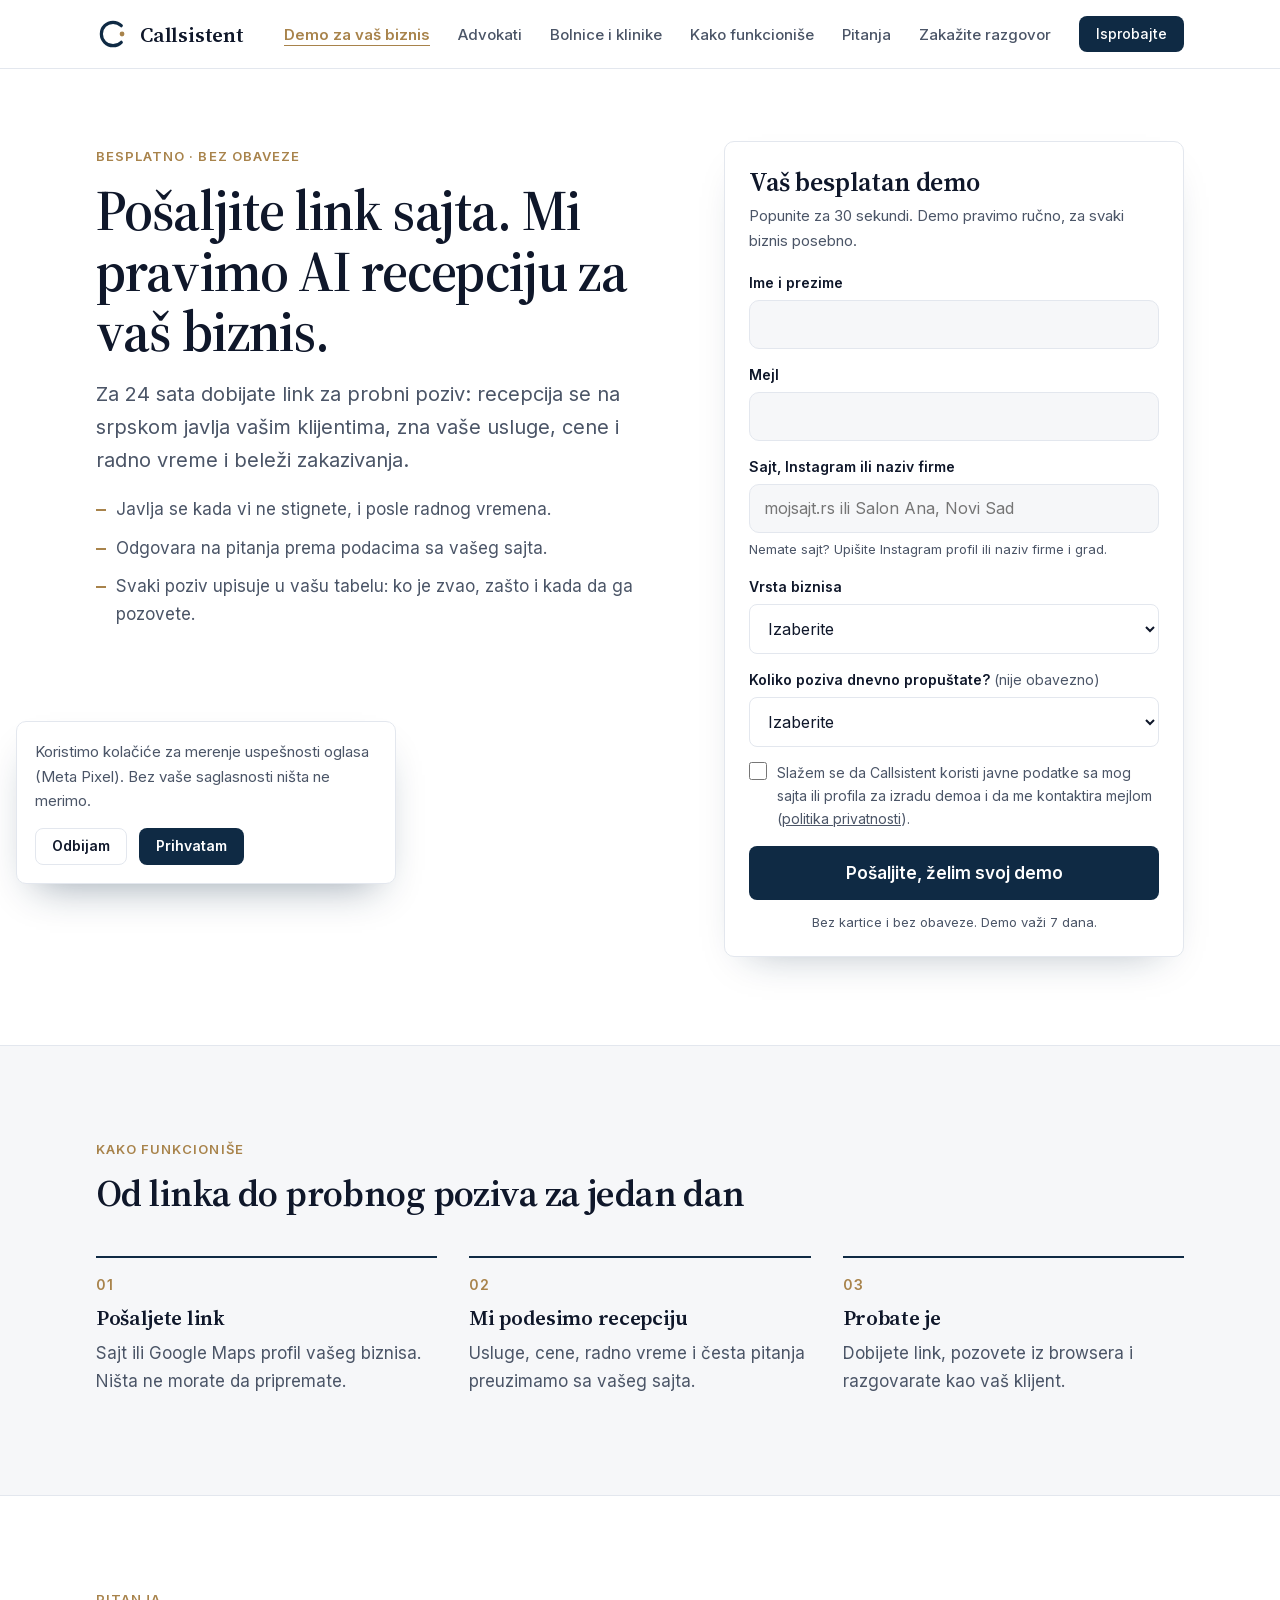
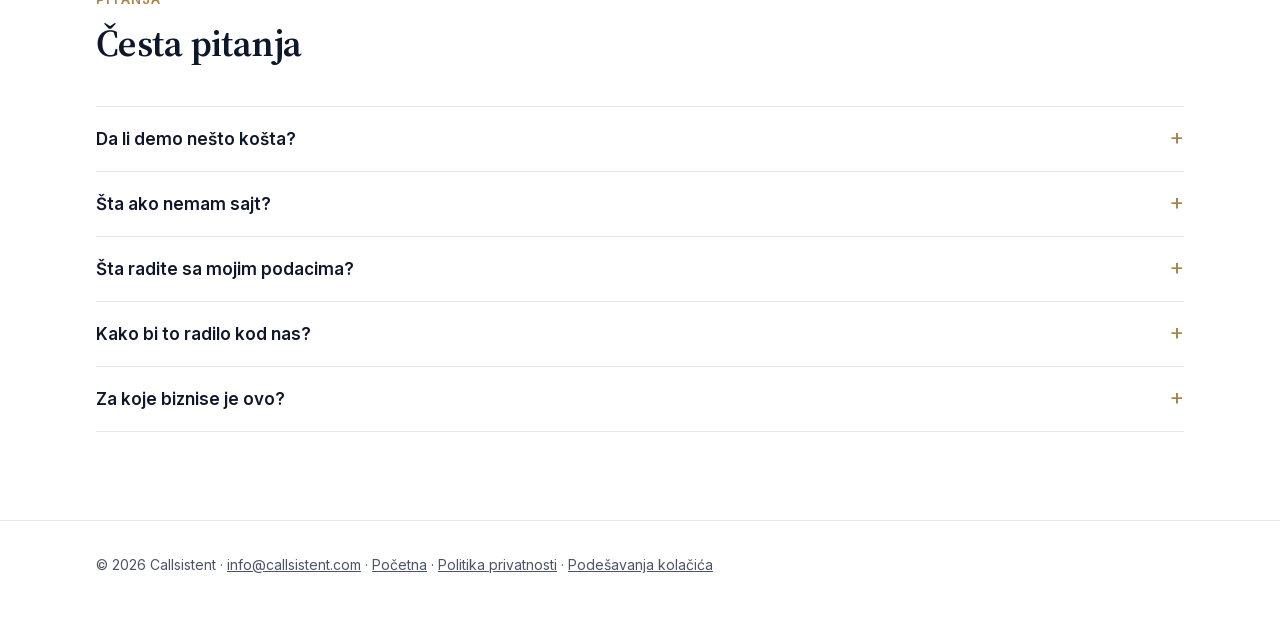
<file: besplatan-demo/index.html>
<!doctype html>
<html lang="sr">
<head>
  <meta charset="utf-8" />
  <meta name="viewport" content="width=device-width, initial-scale=1" />
  <title>Besplatan demo za vaš biznis – Callsistent</title>
  <meta name="description" content="Pošaljite link sajta ili Google Maps profila i za 24 sata dobijate AI recepciju podešenu za vaš biznis, da je besplatno probate." />
  <link rel="canonical" href="https://callsistent.com/besplatan-demo/" />
  <meta name="theme-color" content="#0f2a44" />
  <link rel="icon" href="../favicon.svg" type="image/svg+xml" />
  <link rel="preload" href="../assets/fonts/inter-latin.woff2" as="font" type="font/woff2" crossorigin />
  <link rel="preload" href="../assets/fonts/inter-latin-ext.woff2" as="font" type="font/woff2" crossorigin />
  <link rel="preload" href="../assets/fonts/source-serif-4-latin.woff2" as="font" type="font/woff2" crossorigin />
  <link rel="preload" href="../assets/fonts/source-serif-4-latin-ext.woff2" as="font" type="font/woff2" crossorigin />
  <link rel="stylesheet" href="../assets/style.css?v=10" />
  <link rel="stylesheet" href="../assets/ponuda.css?v=1" />
  <style>
    .zahtev .wrap { display: grid; grid-template-columns: 1fr minmax(0, 460px); gap: 56px; align-items: start; }
    @media (max-width: 900px) { .zahtev .wrap { grid-template-columns: 1fr; gap: 24px; } }
    .zahtev h1 { margin: 12px 0 16px; }
    .zahtev .lead { margin-bottom: 18px; }
    .zahtev-kartica { background: var(--card); border: 1px solid var(--border); border-radius: var(--radius); padding: 26px 24px 22px;
      box-shadow: 0 18px 40px -24px rgba(15, 42, 68, .35); }
    .zahtev-kartica h2 { font-size: 26px; margin: 0 0 6px; }
    .zahtev-kartica .cs-uvod { margin: 0 0 18px; font-size: 15px; color: var(--muted); }
    .cs-polje select { width: 100%; padding: 13px 14px; font: 400 16px/1.3 var(--sans); color: var(--text); background: var(--card);
      border: 1px solid var(--border); border-radius: 8px; }
    .cs-polje select:focus { outline: 2px solid var(--accent); outline-offset: 1px; border-color: var(--accent); }
    .cs-polje small { display: block; margin-top: 6px; font-size: 13px; color: var(--muted); }
    .zahtev-kartica .btn { width: 100%; padding: 16px 20px; font-size: 17px; }
    .zahtev-kartica .btn:disabled { opacity: .6; cursor: wait; }
    .zahtev-kartica .small { margin: 12px 0 0; text-align: center; font-size: 13px; }
    .cs-polje span em { font-style: normal; font-weight: 400; color: var(--muted); }
    /* Na ovoj stranici bez plutajućeg „Zakažite" dole levo, da ne smeta formi (u meniju ostaje). */
    .zakazi-fab { display: none !important; }
    .zamka { position: absolute; left: -9999px; width: 1px; height: 1px; overflow: hidden; }
    .hvala h2 { margin-top: 4px; }
    .hvala p { color: var(--muted); }
    .pregled-tacke { list-style: none; padding: 0; margin: 0; display: grid; gap: 10px; }
    .pregled-tacke li { display: flex; gap: 10px; align-items: baseline; color: var(--muted); }
    .pregled-tacke li::before { content: ""; flex: none; width: 10px; height: 2px; background: var(--accent); transform: translateY(-4px); }
    @media (max-width: 600px) {
      .zahtev { padding-top: 22px; }
      .zahtev .lead { font-size: 17px; }
      .pregled-tacke { display: none; }
      .zahtev-kartica { padding: 22px 18px 18px; }
    }
  </style>

  <!-- Meta Pixel „Callsistent – sajt". Ne šalje ništa dok posetilac ne prihvati kolačiće (fbq consent). -->
  <script>
    !function(f,b,e,v,n,t,s){if(f.fbq)return;n=f.fbq=function(){n.callMethod?n.callMethod.apply(n,arguments):n.queue.push(arguments)};
    if(!f._fbq)f._fbq=n;n.push=n;n.loaded=!0;n.version='2.0';n.queue=[];t=b.createElement(e);t.async=!0;t.src=v;
    s=b.getElementsByTagName(e)[0];s.parentNode.insertBefore(t,s)}(window,document,'script','https://connect.facebook.net/en_US/fbevents.js');
    fbq('consent', 'revoke');
    fbq('init', '2196038948458091');
    fbq('track', 'PageView');
  </script>
</head>
<body>
  <nav class="nav">
    <div class="wrap">
      <a class="brand" href="../" aria-label="Callsistent – početna">
        <svg viewBox="0 0 64 64" fill="none" aria-hidden="true">
          <path d="M47.6 16.4A22 22 0 1 0 47.6 47.6" stroke="currentColor" stroke-width="6" stroke-linecap="round"/>
          <circle cx="49" cy="32" r="4.5" style="fill: var(--accent)"/>
        </svg>
        <b>Callsistent</b>
      </a>
      <button class="nav-meni" type="button" aria-expanded="false" aria-controls="nav-lista" aria-label="Otvori meni"><svg viewBox="0 0 24 24" width="24" height="24" fill="none" stroke="currentColor" stroke-width="2" stroke-linecap="round" aria-hidden="true"><path class="crte" d="M4 7h16M4 12h16M4 17h16"/><path class="iks" d="M6 6l12 12M18 6L6 18"/></svg></button>
      <ul id="nav-lista">
        <li class="hide-sm"><a class="nav-ponuda" href="../besplatan-demo/" aria-current="page">Demo za vaš biznis</a></li>
        <li class="hide-sm"><a href="../advokati/">Advokati</a></li>
        <li class="hide-sm"><a href="../bolnice/">Bolnice i klinike</a></li>
        <li class="hide-sm hide-md"><a href="#kako-funkcionise">Kako funkcioniše</a></li>
        <li class="hide-sm hide-md"><a href="#pitanja">Pitanja</a></li>
        <li class="hide-sm"><a href="#" data-zakazi>Zakažite razgovor</a></li>
        <li class="hide-sm"><a class="btn btn-primary" href="../#delatnosti">Isprobajte</a></li>
        <li class="nav-mejl"><a href="mailto:info@callsistent.com">info@callsistent.com</a></li>
      </ul>
    </div>
  </nav>

  <header class="hero zahtev">
    <div class="wrap">
      <div>
        <span class="eyebrow">Besplatno · bez obaveze</span>
        <h1>Pošaljite link sajta. Mi pravimo AI recepciju za vaš biznis.</h1>
        <p class="lead">Za 24 sata dobijate link za probni poziv: recepcija se na srpskom javlja vašim klijentima,
          zna vaše usluge, cene i radno vreme i beleži zakazivanja.</p>
        <ul class="pregled-tacke">
          <li>Javlja se kada vi ne stignete, i posle radnog vremena.</li>
          <li>Odgovara na pitanja prema podacima sa vašeg sajta.</li>
          <li>Svaki poziv upisuje u vašu tabelu: ko je zvao, zašto i kada da ga pozovete.</li>
        </ul>
      </div>

      <div>
        <form class="zahtev-kartica" id="zahtev" novalidate>
          <h2>Vaš besplatan demo</h2>
          <p class="cs-uvod">Popunite za 30 sekundi. Demo pravimo ručno, za svaki biznis posebno.</p>
          <label class="cs-polje"><span>Ime i prezime</span>
            <input id="z-ime" name="ime" autocomplete="name" maxlength="120" required></label>
          <label class="cs-polje"><span>Mejl</span>
            <input id="z-email" name="email" type="email" inputmode="email" autocomplete="email" autocapitalize="none" spellcheck="false" maxlength="200" required></label>
          <label class="cs-polje"><span>Sajt, Instagram ili naziv firme</span>
            <input id="z-url" name="url" autocomplete="off" spellcheck="false" maxlength="500" placeholder="mojsajt.rs ili Salon Ana, Novi Sad" required>
            <small>Nemate sajt? Upišite Instagram profil ili naziv firme i grad.</small></label>
          <label class="cs-polje"><span>Vrsta biznisa</span>
            <select id="z-vrsta" name="vrsta">
              <option value="">Izaberite</option>
              <option>Stomatološka ordinacija</option>
              <option>Klinika ili ordinacija</option>
              <option>Advokatska kancelarija</option>
              <option>Salon lepote ili frizer</option>
              <option>Auto servis</option>
              <option>Veterinarska ambulanta</option>
              <option>Restoran ili kafić</option>
              <option>Nešto drugo</option>
            </select></label>
          <label class="cs-polje"><span>Koliko poziva dnevno propuštate? <em>(nije obavezno)</em></span>
            <select id="z-propusteni" name="propusteni">
              <option value="">Izaberite</option>
              <option>Ne znam</option>
              <option>Do 2</option>
              <option>3 do 5</option>
              <option>6 do 10</option>
              <option>Više od 10</option>
            </select></label>
          <div class="zamka" aria-hidden="true"><label>Firma <input name="firma" tabindex="-1" autocomplete="off"></label></div>
          <label class="cs-kvacica"><input id="z-saglasnost" name="saglasnost" type="checkbox" required>
            <span>Slažem se da Callsistent koristi javne podatke sa mog sajta ili profila za izradu demoa i da me kontaktira mejlom
              (<a href="../privatnost/" target="_blank">politika privatnosti</a>).</span></label>
          <p class="cs-poruka" aria-live="polite"></p>
          <button class="btn btn-primary" type="submit">Pošaljite, želim svoj demo</button>
          <p class="small">Bez kartice i bez obaveze. Demo važi 7 dana.</p>
        </form>

        <div class="zahtev-kartica hvala" id="hvala" hidden tabindex="-1">
          <span class="eyebrow">Primljeno</span>
          <h2>Hvala<span class="hvala-ime"></span>!</h2>
          <p>Pravimo recepciju za vaš biznis. Link za probni poziv stiže na <b class="hvala-mejl"></b> u roku od 24 sata
            (radnim danima). Ako ga ne vidite, proverite i folder Promocije ili Spam.</p>
        </div>
      </div>
    </div>
  </header>

  <section id="kako-funkcionise" class="alt">
    <div class="wrap">
      <div class="section-head">
        <span class="eyebrow">Kako funkcioniše</span>
        <h2>Od linka do probnog poziva za jedan dan</h2>
      </div>
      <div class="steps">
        <div class="step"><h3>Pošaljete link</h3><p>Sajt ili Google Maps profil vašeg biznisa. Ništa ne morate da pripremate.</p></div>
        <div class="step"><h3>Mi podesimo recepciju</h3><p>Usluge, cene, radno vreme i česta pitanja preuzimamo sa vašeg sajta.</p></div>
        <div class="step"><h3>Probate je</h3><p>Dobijete link, pozovete iz browsera i razgovarate kao vaš klijent.</p></div>
      </div>
    </div>
  </section>

  <section id="pitanja">
    <div class="wrap">
      <div class="section-head">
        <span class="eyebrow">Pitanja</span>
        <h2>Česta pitanja</h2>
      </div>
      <details><summary>Da li demo nešto košta?</summary>
        <p>Ne. Demo je besplatan i bez obaveze, i ne tražimo karticu.</p></details>
      <details><summary>Šta ako nemam sajt?</summary>
        <p>Upišite vaš Instagram profil ili naziv firme i grad, a možete i link sa Google Maps-a. Preuzećemo naziv, adresu,
          radno vreme i usluge koje su tamo navedene.</p></details>
      <details><summary>Šta radite sa mojim podacima?</summary>
        <p>Koristimo samo javne podatke sa vašeg sajta ili profila, da napravimo demo. Demo i te podatke brišemo posle 7 dana,
          osim ako se drugačije dogovorimo.</p></details>
      <details><summary>Kako bi to radilo kod nas?</summary>
        <p>Kod operatera se uključuje preusmeravanje poziva kada se niko ne javi, kada je linija zauzeta ili posle radnog
          vremena. Klijenti zovu isti broj kao i do sada.</p></details>
      <details><summary>Za koje biznise je ovo?</summary>
        <p>Za sve koji primaju pozive: ordinacije i klinike, advokatske kancelarije, salone, servise, restorane i druge.</p></details>
    </div>
  </section>

  <footer class="site">
    <div class="wrap">
      <span>© 2026 Callsistent · <a href="mailto:info@callsistent.com">info@callsistent.com</a> · <a href="../">Početna</a> · <a href="../privatnost/">Politika privatnosti</a> · <a href="#" id="kolacici">Podešavanja kolačića</a></span>
    </div>
  </footer>

  <div class="consent" id="consent" hidden>
    <p>Koristimo kolačiće za merenje uspešnosti oglasa (Meta Pixel). Bez vaše saglasnosti ništa ne merimo.</p>
    <div class="actions">
      <button class="btn btn-ghost" type="button" id="consent-ne">Odbijam</button>
      <button class="btn btn-primary" type="button" id="consent-da">Prihvatam</button>
    </div>
  </div>

  <script src="../assets/saglasnost.js?v=4"></script>
  <script src="../assets/zahtev.js?v=3"></script>
  <script src="../assets/zakazivanje.js?v=5"></script>
  <script src="../assets/meni.js?v=1"></script>
</body>
</html>
</file>
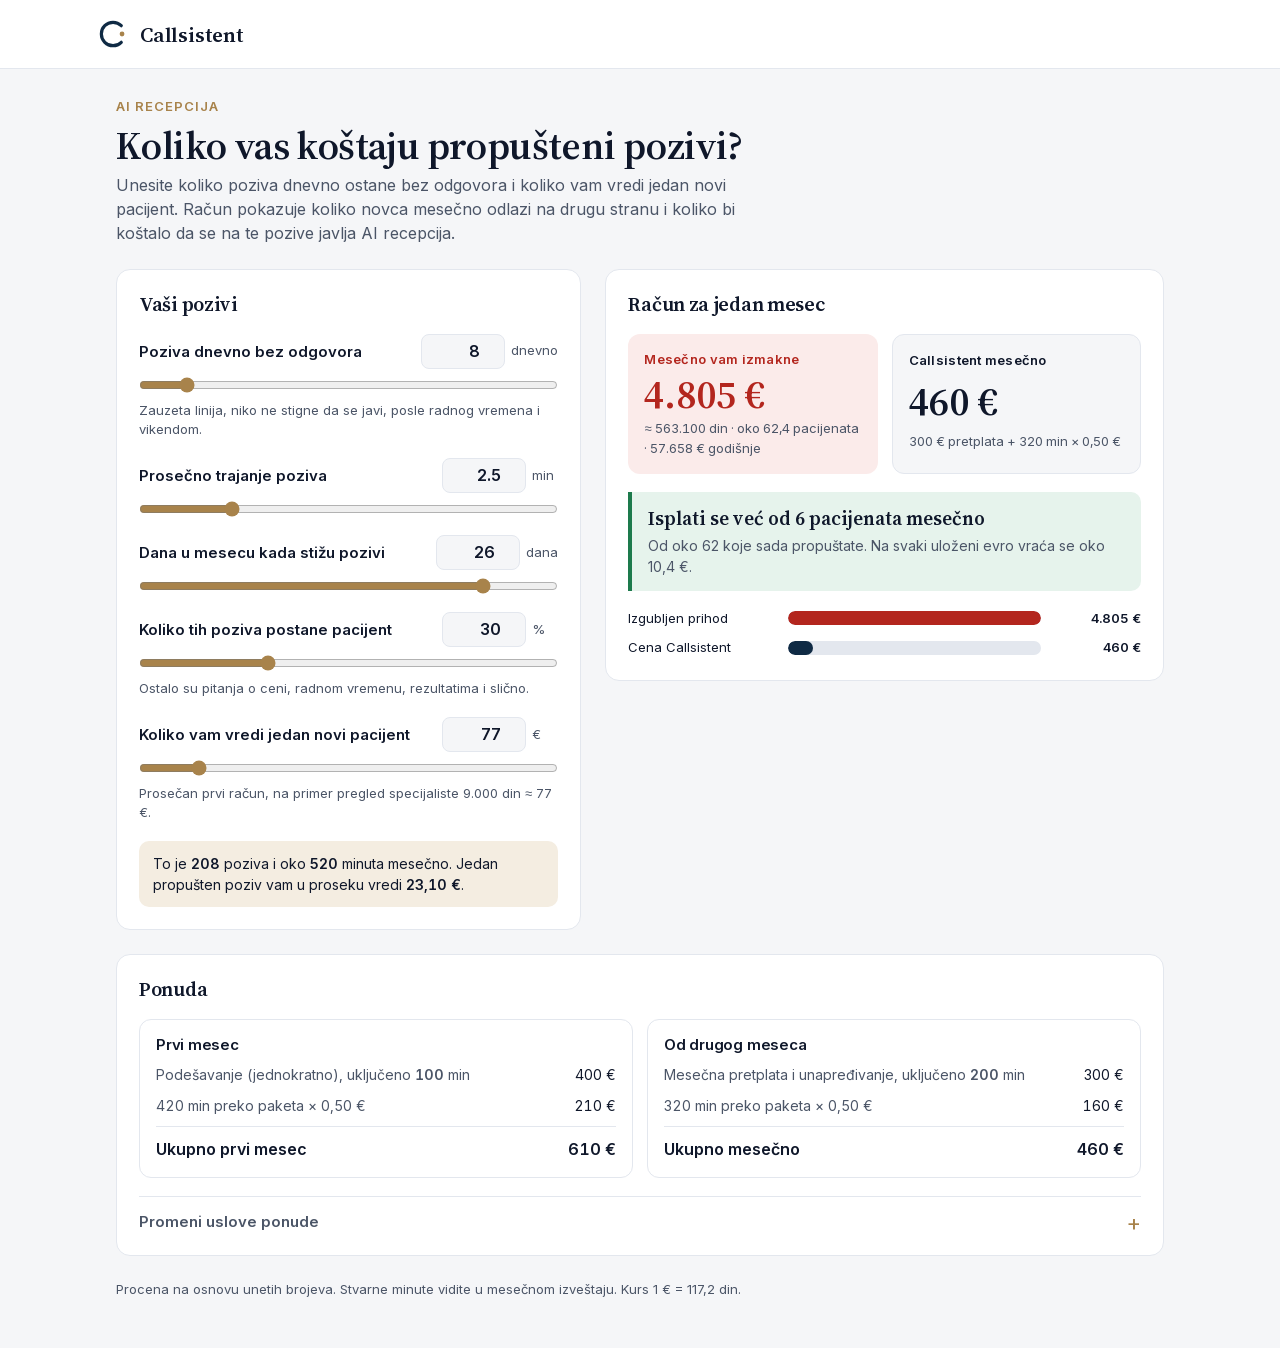
<file: kalkulator/index.html>
<!doctype html>
<html lang="sr">
<head>
  <meta charset="utf-8" />
  <meta name="viewport" content="width=device-width, initial-scale=1" />
  <title>Kalkulator propuštenih poziva – Callsistent</title>
  <!-- Skrivena stranica za razgovore sa klijentima (deli se ekran). Ne indeksira se i nigde nije linkovana;
       namerno nije ni u sitemap.xml ni u robots.txt (robots.txt je javan i otkrio bi adresu). Bez Pixel-a i brojača.
       Naša zarada se ovde ne prikazuje (izvorni kod je javan); interni račun je u marketing/kalkulator/kalkulator.html. -->
  <meta name="robots" content="noindex, nofollow, noarchive, nosnippet" />
  <meta name="referrer" content="no-referrer" />
  <meta name="theme-color" content="#0f2a44" />
  <link rel="icon" href="../favicon.svg" type="image/svg+xml" />
  <link rel="preload" href="../assets/fonts/inter-latin.woff2" as="font" type="font/woff2" crossorigin />
  <link rel="preload" href="../assets/fonts/inter-latin-ext.woff2" as="font" type="font/woff2" crossorigin />
  <link rel="preload" href="../assets/fonts/source-serif-4-latin.woff2" as="font" type="font/woff2" crossorigin />
  <link rel="preload" href="../assets/fonts/source-serif-4-latin-ext.woff2" as="font" type="font/woff2" crossorigin />
  <link rel="stylesheet" href="../assets/style.css?v=10" />
  <style>
    :root { --kalk-bg: #f5f6f8; --gubitak: #b3261e; --gubitak-bg: #fbebea; --dobitak: #1d7a4c; --dobitak-bg: #e6f3ec; --zlato-bg: #f4ede1; }
    @media (prefers-color-scheme: dark) {
      :root:not([data-theme="light"]) { --kalk-bg: #0f1a2b; --gubitak: #f2867e; --gubitak-bg: #3a1d1f; --dobitak: #6fcf9c; --dobitak-bg: #15301f; --zlato-bg: #2a2a22; }
    }
    :root[data-theme="dark"] { --kalk-bg: #0f1a2b; --gubitak: #f2867e; --gubitak-bg: #3a1d1f; --dobitak: #6fcf9c; --dobitak-bg: #15301f; --zlato-bg: #2a2a22; }
    body.kalkulator { background: var(--kalk-bg); }
    .kalk { max-width: 1080px; margin: 0 auto; padding: 28px 16px 48px; display: grid; gap: 24px; font-size: 15px; line-height: 1.5; }
    .kalk header { display: grid; gap: 6px; }
    .kalk h1 { font-size: clamp(28px, 4vw, 40px); line-height: 1.1; margin: 0; text-wrap: balance; }
    .kalk h2 { font-size: 20px; line-height: 1.2; margin: 0; text-wrap: balance; }
    .kalk .uvod { margin: 0; color: var(--muted); max-width: 62ch; font-size: 16px; }
    .kalk .mreza { display: grid; grid-template-columns: minmax(0, 5fr) minmax(0, 6fr); gap: 24px; align-items: start; }
    @media (max-width: 860px) { .kalk .mreza { grid-template-columns: 1fr; } }
    .kalk .karta { background: var(--card); border: 1px solid var(--border); border-radius: 14px; padding: 22px; display: grid; gap: 18px; min-width: 0; }
    .kalk .polje { display: grid; gap: 8px; }
    .kalk .polje-vrh { display: flex; justify-content: space-between; align-items: baseline; gap: 12px; }
    .kalk .polje label { font-weight: 600; }
    .kalk .polje small { color: var(--muted); font-size: 13px; }
    .kalk .unos { display: flex; align-items: center; gap: 6px; flex: none; }
    .kalk .unos input { width: 84px; padding: 7px 9px; font: 600 16px/1.2 var(--sans); color: var(--text); background: var(--kalk-bg);
      border: 1px solid var(--border); border-radius: 8px; text-align: right; font-variant-numeric: tabular-nums; }
    .kalk .unos span { color: var(--muted); font-size: 13px; min-width: 26px; }
    .kalk input:focus-visible, .kalk summary:focus-visible { outline: 2px solid var(--accent); outline-offset: 2px; }
    .kalk input[type="range"] { width: 100%; accent-color: var(--accent); margin: 0; }
    .kalk .izvedeno { background: var(--zlato-bg); border-radius: 10px; padding: 12px 14px; font-size: 14px; }
    .kalk .izvedeno b { font-variant-numeric: tabular-nums; }
    .kalk .glavno { display: grid; grid-template-columns: 1fr 1fr; gap: 14px; }
    @media (max-width: 520px) { .kalk .glavno { grid-template-columns: 1fr; } }
    .kalk .broj { border-radius: 12px; padding: 16px; display: grid; gap: 4px; min-width: 0; }
    .kalk .broj .natpis { font-size: 13px; font-weight: 600; letter-spacing: .02em; }
    .kalk .broj .iznos { font: 600 clamp(30px, 4.4vw, 40px)/1.05 var(--serif); font-variant-numeric: tabular-nums; }
    .kalk .broj .sitno { font-size: 13px; color: var(--muted); font-variant-numeric: tabular-nums; }
    .kalk .gubitak { background: var(--gubitak-bg); }
    .kalk .gubitak .natpis, .kalk .gubitak .iznos { color: var(--gubitak); }
    .kalk .cena { background: var(--kalk-bg); border: 1px solid var(--border); }
    .kalk .poruka { border-left: 4px solid var(--dobitak); background: var(--dobitak-bg); border-radius: 0 10px 10px 0; padding: 14px 16px; display: grid; gap: 4px; }
    .kalk .poruka strong { font: 600 19px/1.3 var(--serif); }
    .kalk .poruka span { color: var(--muted); font-size: 14px; }
    .kalk .trake { display: grid; gap: 10px; }
    .kalk .traka { display: grid; grid-template-columns: 150px minmax(0, 1fr) 90px; gap: 10px; align-items: center; font-size: 13px; }
    @media (max-width: 520px) { .kalk .traka { grid-template-columns: 110px minmax(0, 1fr) 76px; } }
    .kalk .stub { height: 14px; border-radius: 7px; background: var(--border); overflow: hidden; }
    .kalk .stub i { display: block; height: 100%; border-radius: 7px; transition: width .25s ease; }
    .kalk .traka .v { text-align: right; font-weight: 600; font-variant-numeric: tabular-nums; }
    @media (prefers-reduced-motion: reduce) { .kalk .stub i { transition: none; } }
    .kalk .ponuda-kolone { display: grid; grid-template-columns: 1fr 1fr; gap: 14px; }
    @media (max-width: 640px) { .kalk .ponuda-kolone { grid-template-columns: 1fr; } }
    .kalk .faza { border: 1px solid var(--border); border-radius: 12px; padding: 16px; display: grid; gap: 10px; min-width: 0; }
    .kalk .faza h3 { margin: 0; font: 600 15px/1.2 var(--sans); }
    .kalk .red { display: flex; justify-content: space-between; gap: 12px; font-size: 14px; font-variant-numeric: tabular-nums; }
    .kalk .red span:first-child { color: var(--muted); }
    .kalk .red span:last-child { white-space: nowrap; }
    .kalk .red.ukupno { border-top: 1px solid var(--border); padding-top: 10px; font-weight: 700; font-size: 16px; }
    .kalk .red.ukupno span:first-child { color: var(--text); }
    .kalk details { border-bottom: 0; border-top: 1px solid var(--border); padding: 14px 0 0; }
    .kalk summary { color: var(--muted); }
    .kalk .uslovi { display: grid; grid-template-columns: repeat(auto-fit, minmax(210px, 1fr)); gap: 12px 20px; margin-top: 14px; }
    .kalk .uslovi label { font-weight: 500; font-size: 14px; }
    .kalk .napomena { color: var(--muted); font-size: 13px; margin: 0; }
  </style>
</head>
<body class="kalkulator">
  <nav class="nav">
    <div class="wrap">
      <span class="brand">
        <svg viewBox="0 0 64 64" fill="none" aria-hidden="true">
          <path d="M47.6 16.4A22 22 0 1 0 47.6 47.6" stroke="currentColor" stroke-width="6" stroke-linecap="round"/>
          <circle cx="49" cy="32" r="4.5" style="fill: var(--accent)"/>
        </svg>
        <b>Callsistent</b>
      </span>
    </div>
  </nav>

  <main class="kalk">
    <header>
      <span class="eyebrow">AI recepcija</span>
      <h1>Koliko vas koštaju propušteni pozivi?</h1>
      <p class="uvod">Unesite koliko poziva dnevno ostane bez odgovora i koliko vam vredi jedan novi pacijent. Račun pokazuje
        koliko novca mesečno odlazi na drugu stranu i koliko bi koštalo da se na te pozive javlja AI recepcija.</p>
    </header>

    <div class="mreza">
      <section class="karta" aria-labelledby="naslov-pozivi">
        <h2 id="naslov-pozivi">Vaši pozivi</h2>

        <div class="polje">
          <div class="polje-vrh"><label for="pozivi">Poziva dnevno bez odgovora</label>
            <span class="unos"><input id="pozivi" type="number" min="0" max="80" step="1" value="8" inputmode="numeric"><span>dnevno</span></span></div>
          <input id="pozivi-k" type="range" min="0" max="80" step="1" value="8" aria-label="Poziva dnevno bez odgovora">
          <small>Zauzeta linija, niko ne stigne da se javi, posle radnog vremena i vikendom.</small>
        </div>

        <div class="polje">
          <div class="polje-vrh"><label for="trajanje">Prosečno trajanje poziva</label>
            <span class="unos"><input id="trajanje" type="number" min="0.5" max="10" step="0.5" value="2.5" inputmode="decimal"><span>min</span></span></div>
          <input id="trajanje-k" type="range" min="0.5" max="10" step="0.5" value="2.5" aria-label="Prosečno trajanje poziva">
        </div>

        <div class="polje">
          <div class="polje-vrh"><label for="dani">Dana u mesecu kada stižu pozivi</label>
            <span class="unos"><input id="dani" type="number" min="1" max="31" step="1" value="26" inputmode="numeric"><span>dana</span></span></div>
          <input id="dani-k" type="range" min="1" max="31" step="1" value="26" aria-label="Dana u mesecu kada stižu pozivi">
        </div>

        <div class="polje">
          <div class="polje-vrh"><label for="procenat">Koliko tih poziva postane pacijent</label>
            <span class="unos"><input id="procenat" type="number" min="0" max="100" step="5" value="30" inputmode="numeric"><span>%</span></span></div>
          <input id="procenat-k" type="range" min="0" max="100" step="5" value="30" aria-label="Koliko tih poziva postane pacijent">
          <small>Ostalo su pitanja o ceni, radnom vremenu, rezultatima i slično.</small>
        </div>

        <div class="polje">
          <div class="polje-vrh"><label for="vrednost">Koliko vam vredi jedan novi pacijent</label>
            <span class="unos"><input id="vrednost" type="number" min="0" max="5000" step="1" value="77" inputmode="numeric"><span>€</span></span></div>
          <input id="vrednost-k" type="range" min="0" max="600" step="1" value="77" aria-label="Koliko vam vredi jedan novi pacijent">
          <small>Prosečan prvi račun, na primer pregled specijaliste 9.000 din ≈ 77 €.</small>
        </div>

        <div class="izvedeno" id="izvedeno"></div>
      </section>

      <section class="karta" aria-labelledby="naslov-racun">
        <h2 id="naslov-racun">Račun za jedan mesec</h2>
        <div class="glavno">
          <div class="broj gubitak">
            <span class="natpis">Mesečno vam izmakne</span>
            <span class="iznos" id="gubitak">0 €</span>
            <span class="sitno" id="gubitak-sitno"></span>
          </div>
          <div class="broj cena">
            <span class="natpis">Callsistent mesečno</span>
            <span class="iznos" id="cena">0 €</span>
            <span class="sitno" id="cena-sitno"></span>
          </div>
        </div>
        <div class="poruka"><strong id="poruka-naslov"></strong><span id="poruka-tekst"></span></div>
        <div class="trake" aria-hidden="true">
          <div class="traka"><span>Izgubljen prihod</span><span class="stub"><i id="traka-gubitak" style="background: var(--gubitak)"></i></span><span class="v" id="traka-gubitak-v"></span></div>
          <div class="traka"><span>Cena Callsistent</span><span class="stub"><i id="traka-cena" style="background: var(--primary)"></i></span><span class="v" id="traka-cena-v"></span></div>
        </div>
      </section>
    </div>

    <section class="karta" aria-labelledby="naslov-ponuda">
      <h2 id="naslov-ponuda">Ponuda</h2>
      <div class="ponuda-kolone">
        <div class="faza">
          <h3>Prvi mesec</h3>
          <div class="red"><span>Podešavanje (jednokratno), uključeno <b id="p1-min"></b> min</span><span id="p1-setup"></span></div>
          <div class="red"><span id="p1-preko-opis"></span><span id="p1-preko"></span></div>
          <div class="red ukupno"><span>Ukupno prvi mesec</span><span id="p1-ukupno"></span></div>
        </div>
        <div class="faza">
          <h3>Od drugog meseca</h3>
          <div class="red"><span>Mesečna pretplata i unapređivanje, uključeno <b id="p2-min"></b> min</span><span id="p2-pretplata"></span></div>
          <div class="red"><span id="p2-preko-opis"></span><span id="p2-preko"></span></div>
          <div class="red ukupno"><span>Ukupno mesečno</span><span id="p2-ukupno"></span></div>
        </div>
      </div>
      <details>
        <summary>Promeni uslove ponude</summary>
        <div class="uslovi">
          <div class="polje"><div class="polje-vrh"><label for="setup">Podešavanje</label><span class="unos"><input id="setup" type="number" min="0" step="10" value="400"><span>€</span></span></div></div>
          <div class="polje"><div class="polje-vrh"><label for="setup-min">Uključeno prvi mesec</label><span class="unos"><input id="setup-min" type="number" min="0" step="10" value="100"><span>min</span></span></div></div>
          <div class="polje"><div class="polje-vrh"><label for="pretplata">Mesečna pretplata</label><span class="unos"><input id="pretplata" type="number" min="0" step="10" value="300"><span>€</span></span></div></div>
          <div class="polje"><div class="polje-vrh"><label for="pretplata-min">Uključeno mesečno</label><span class="unos"><input id="pretplata-min" type="number" min="0" step="10" value="200"><span>min</span></span></div></div>
          <div class="polje"><div class="polje-vrh"><label for="po-minutu">Svaki minut preko</label><span class="unos"><input id="po-minutu" type="number" min="0" step="0.05" value="0.5"><span>€</span></span></div></div>
        </div>
      </details>
    </section>

    <p class="napomena">Procena na osnovu unetih brojeva. Stvarne minute vidite u mesečnom izveštaju. Kurs 1 € = 117,2 din.</p>
  </main>

  <script>
    (function () {
      var KURS = 117.2;
      var fmt0 = new Intl.NumberFormat("sr-Latn-RS", { maximumFractionDigits: 0 });
      var fmt1 = new Intl.NumberFormat("sr-Latn-RS", { maximumFractionDigits: 1 });
      var fmt2 = new Intl.NumberFormat("sr-Latn-RS", { minimumFractionDigits: 2, maximumFractionDigits: 2 });
      function eur(v) { return fmt0.format(Math.round(v)) + " €"; }
      function din(v) { return fmt0.format(Math.round(v * KURS / 100) * 100) + " din"; }
      function br(id) { var v = parseFloat(String(document.getElementById(id).value).replace(",", ".")); return isFinite(v) && v >= 0 ? v : 0; }
      function upisi(id, tekst) { document.getElementById(id).textContent = tekst; }
      function pacijenata(n) {
        var d = n % 10, s = n % 100;
        return d === 1 && s !== 11 ? "pacijent" : d >= 2 && d <= 4 && (s < 12 || s > 14) ? "pacijenta" : "pacijenata";
      }

      // Klizač i polje za broj prate jedno drugo.
      ["pozivi", "trajanje", "dani", "procenat", "vrednost"].forEach(function (id) {
        var polje = document.getElementById(id), klizac = document.getElementById(id + "-k");
        polje.addEventListener("input", function () { klizac.value = polje.value; racunaj(); });
        klizac.addEventListener("input", function () { polje.value = klizac.value; racunaj(); });
      });
      ["setup", "setup-min", "pretplata", "pretplata-min", "po-minutu"].forEach(function (id) {
        document.getElementById(id).addEventListener("input", racunaj);
      });

      function racunaj() {
        var pozivi = br("pozivi"), trajanje = br("trajanje"), dani = br("dani"), procenat = Math.min(br("procenat"), 100) / 100, vrednost = br("vrednost");
        var setup = br("setup"), setupMin = br("setup-min"), pretplata = br("pretplata"), pretplataMin = br("pretplata-min"), poMinutu = br("po-minutu");

        var mesecnoPoziva = pozivi * dani;
        var minuta = mesecnoPoziva * trajanje;
        var novihPacijenata = mesecnoPoziva * procenat;
        var gubitak = novihPacijenata * vrednost;
        var preko1 = Math.max(0, minuta - setupMin), preko2 = Math.max(0, minuta - pretplataMin);
        var cena1 = setup + preko1 * poMinutu, cena2 = pretplata + preko2 * poMinutu;

        document.getElementById("izvedeno").innerHTML = "To je <b>" + fmt0.format(mesecnoPoziva) + "</b> poziva i oko <b>" + fmt0.format(minuta) +
          "</b> minuta mesečno. Jedan propušten poziv vam u proseku vredi <b>" + fmt2.format(procenat * vrednost) + " €</b>.";

        upisi("gubitak", eur(gubitak));
        upisi("gubitak-sitno", "≈ " + din(gubitak) + " · oko " + fmt1.format(novihPacijenata) + " pacijenata · " + eur(gubitak * 12) + " godišnje");
        upisi("cena", eur(cena2));
        upisi("cena-sitno", eur(pretplata) + " pretplata" + (preko2 > 0 ? " + " + fmt0.format(preko2) + " min × " + fmt2.format(poMinutu) + " €" : ", sve u paketu"));

        if (vrednost <= 0 || procenat <= 0) {
          upisi("poruka-naslov", "Unesite vrednost pacijenta i procenat");
          upisi("poruka-tekst", "Bez toga ne može da se izračuna koliko propušteni pozivi koštaju.");
        } else {
          var potrebno = Math.max(1, Math.ceil(cena2 / vrednost)), odnos = cena2 > 0 ? gubitak / cena2 : 0;
          upisi("poruka-naslov", "Isplati se već od " + potrebno + " " + pacijenata(potrebno) + " mesečno");
          upisi("poruka-tekst", "Od oko " + fmt0.format(novihPacijenata) + " koje sada propuštate. " +
            (odnos >= 1 ? "Na svaki uloženi evro vraća se oko " + fmt1.format(odnos) + " €." : "Pri ovim brojevima gubitak je manji od cene."));
        }

        var max = Math.max(gubitak, cena2, 1);
        document.getElementById("traka-gubitak").style.width = (gubitak / max * 100) + "%";
        document.getElementById("traka-cena").style.width = (cena2 / max * 100) + "%";
        upisi("traka-gubitak-v", eur(gubitak));
        upisi("traka-cena-v", eur(cena2));

        upisi("p1-min", fmt0.format(setupMin)); upisi("p1-setup", eur(setup));
        upisi("p1-preko-opis", fmt0.format(preko1) + " min preko paketa × " + fmt2.format(poMinutu) + " €"); upisi("p1-preko", eur(preko1 * poMinutu));
        upisi("p1-ukupno", eur(cena1));
        upisi("p2-min", fmt0.format(pretplataMin)); upisi("p2-pretplata", eur(pretplata));
        upisi("p2-preko-opis", fmt0.format(preko2) + " min preko paketa × " + fmt2.format(poMinutu) + " €"); upisi("p2-preko", eur(preko2 * poMinutu));
        upisi("p2-ukupno", eur(cena2));
      }

      racunaj();
    })();
  </script>
</body>
</html>
</file>
<file: assets/style.css>
/* Fontovi su na sajtu (ne sa Google Fonts) i učitavaju se unapred (preload u <head>), pa nema skoka sa rezervnog fonta.
   font-display: optional — ako font ne stigne odmah, ostaje rezervni do sledeće stranice, bez zamene usred čitanja. */
@font-face { font-family: "Inter"; font-style: normal; font-weight: 400 600; font-display: optional;
  src: url("fonts/inter-latin-ext.woff2") format("woff2"); unicode-range: U+0100-02BA, U+02BD-02C5, U+02C7-02CC, U+02CE-02D7, U+02DD-02FF, U+0304, U+0308, U+0329, U+1D00-1DBF, U+1E00-1E9F, U+1EF2-1EFF, U+2020, U+20A0-20AB, U+20AD-20C4, U+2113, U+2C60-2C7F, U+A720-A7FF; }
@font-face { font-family: "Inter"; font-style: normal; font-weight: 400 600; font-display: optional;
  src: url("fonts/inter-latin.woff2") format("woff2"); unicode-range: U+0000-00FF, U+0131, U+0152-0153, U+02BB-02BC, U+02C6, U+02DA, U+02DC, U+0304, U+0308, U+0329, U+2000-206F, U+20AC, U+2122, U+2191, U+2193, U+2212, U+2215, U+FEFF, U+FFFD; }
@font-face { font-family: "Source Serif 4"; font-style: normal; font-weight: 600; font-display: optional;
  src: url("fonts/source-serif-4-latin-ext.woff2") format("woff2"); unicode-range: U+0100-02BA, U+02BD-02C5, U+02C7-02CC, U+02CE-02D7, U+02DD-02FF, U+0304, U+0308, U+0329, U+1D00-1DBF, U+1E00-1E9F, U+1EF2-1EFF, U+2020, U+20A0-20AB, U+20AD-20C4, U+2113, U+2C60-2C7F, U+A720-A7FF; }
@font-face { font-family: "Source Serif 4"; font-style: normal; font-weight: 600; font-display: optional;
  src: url("fonts/source-serif-4-latin.woff2") format("woff2"); unicode-range: U+0000-00FF, U+0131, U+0152-0153, U+02BB-02BC, U+02C6, U+02DA, U+02DC, U+0304, U+0308, U+0329, U+2000-206F, U+20AC, U+2122, U+2191, U+2193, U+2212, U+2215, U+FEFF, U+FFFD; }

:root {
  --bg: #ffffff;
  --alt: #f6f7f9;
  --card: #ffffff;
  --text: #0f172a;
  --muted: #4b5567;
  --primary: #0f2a44;
  --primary-hover: #17395b;
  --primary-text: #ffffff;
  --accent: #a8834b;
  --border: #e3e7ee;
  --logo: #0f2a44;
  --ok: #1f8a4c; --ok-hover: #18733f; --danger: #c43d2f; --danger-hover: #a83226;
  --radius: 10px;
  --max: 1120px;
  --serif: "Source Serif 4", Georgia, "Times New Roman", serif;
  --sans: "Inter", -apple-system, BlinkMacSystemFont, "Segoe UI", Roboto, sans-serif;
}
@media (prefers-color-scheme: dark) {
  :root:not([data-theme="light"]) {
    --bg: #0b1320; --alt: #0f1a2b; --card: #121f33; --text: #e8edf5; --muted: #a3aec2;
    --primary: #d3deec; --primary-hover: #e6edf6; --primary-text: #0b1320;
    --accent: #c9a56a; --border: #22314a; --logo: #d3deec;
    --ok: #2a9a5a; --ok-hover: #32ad67; --danger: #d9493b; --danger-hover: #e35b4d;
  }
}
:root[data-theme="dark"] {
  --bg: #0b1320; --alt: #0f1a2b; --card: #121f33; --text: #e8edf5; --muted: #a3aec2;
  --primary: #d3deec; --primary-hover: #e6edf6; --primary-text: #0b1320;
  --accent: #c9a56a; --border: #22314a; --logo: #d3deec;
    --ok: #2a9a5a; --ok-hover: #32ad67; --danger: #d9493b; --danger-hover: #e35b4d;
}

* { box-sizing: border-box; }
html { scroll-behavior: smooth; }
body {
  margin: 0; background: var(--bg); color: var(--text);
  font: 400 17px/1.65 var(--sans);
  -webkit-font-smoothing: antialiased;
}
a { color: inherit; }
.wrap { max-width: var(--max); margin: 0 auto; padding: 0 16px; }

/* Navigacija */
.nav { position: sticky; top: 0; z-index: 10; background: color-mix(in srgb, var(--bg) 92%, transparent);
       backdrop-filter: blur(10px); border-bottom: 1px solid var(--border); }
.nav .wrap { display: flex; align-items: center; justify-content: space-between; height: 68px; gap: 16px; }
.brand { display: inline-flex; align-items: center; gap: 10px; text-decoration: none; color: var(--logo); }
.brand svg { width: 34px; height: 34px; }
.brand b { font: 600 21px/1 var(--serif); letter-spacing: -0.01em; color: var(--text); }
.brand b span { color: var(--accent); font-weight: 600; }
.nav ul { display: flex; gap: 28px; list-style: none; margin: 0; padding: 0; align-items: center; }
.nav ul a { text-decoration: none; color: var(--muted); font-size: 15px; font-weight: 500; }
.nav ul a:hover { color: var(--text); }
.nav ul a.btn-primary, .nav ul a.btn-primary:hover { color: var(--primary-text); }
@media (max-width: 860px) { .nav ul li.hide-sm { display: none; } }

/* Dugmad */
.btn { display: inline-flex; align-items: center; justify-content: center; border-radius: 8px; padding: 13px 22px;
       font: 600 16px/1.2 var(--sans); text-decoration: none; border: 1px solid transparent; cursor: pointer; }
.btn-primary { background: var(--primary); color: var(--primary-text); }
.btn-primary:hover { background: var(--primary-hover); }
.btn-ghost { background: transparent; color: var(--text); border-color: var(--border); }
.btn-ghost:hover { border-color: var(--muted); }
.nav .btn { padding: 9px 16px; font-size: 14px; }

/* Tipografija */
.eyebrow { display: inline-block; font-size: 13px; font-weight: 600; letter-spacing: .08em; text-transform: uppercase; color: var(--accent); }
h1, h2, h3 { font-family: var(--serif); font-weight: 600; letter-spacing: -0.015em; color: var(--text); }
h1 { font-size: clamp(34px, 5.4vw, 56px); line-height: 1.08; margin: 14px 0 20px; }
h2 { font-size: clamp(28px, 3.6vw, 38px); line-height: 1.15; margin: 10px 0 14px; }
h3 { font-size: 21px; line-height: 1.3; margin: 0 0 8px; }
.lead { font-size: clamp(18px, 2vw, 20px); color: var(--muted); margin: 0 0 30px; max-width: 62ch; }
p { margin: 0 0 12px; }
.muted { color: var(--muted); }
.small { font-size: 14px; color: var(--muted); }

/* Sekcije */
section { padding: 88px 0; border-top: 1px solid var(--border); }
section.alt { background: var(--alt); }
.section-head { max-width: 720px; margin-bottom: 40px; }

/* Hero */
.hero { padding: 72px 0 88px; border-top: 0; }
.hero .wrap { display: grid; grid-template-columns: 1.15fr 0.85fr; gap: 56px; align-items: center; }
@media (max-width: 900px) { .hero .wrap { grid-template-columns: 1fr; gap: 40px; } }
.actions { display: flex; flex-wrap: wrap; gap: 12px; }
.hero .small { margin-top: 16px; }
.btn-demo { gap: 10px; }
/* Telefon: dugme za demo odmah ispod naslova, da se vidi na prvom ekranu (i iznad trake za kolačiće). */
@media (max-width: 640px) {
  .hero { padding: 28px 0 56px; }
  .hero .wrap > div:first-child { display: flex; flex-direction: column; align-items: flex-start; }
  .hero h1 { margin: 10px 0 18px; }
  .hero .actions { order: 1; width: 100%; }
  .hero .actions .btn { flex: 1 1 100%; }
  .hero .actions .btn-demo { padding: 16px 20px; font-size: 17px; }
  .hero .small { order: 2; margin: 10px 0 0; }
  .hero .lead { order: 3; margin: 24px 0 0; font-size: 17px; }
}

/* Kartica rezimea */
.summary { background: var(--card); border: 1px solid var(--border); border-radius: var(--radius);
           box-shadow: 0 24px 48px -28px rgba(15, 42, 68, .35); overflow: hidden; }
.summary header { display: flex; justify-content: space-between; align-items: baseline; gap: 12px;
                  padding: 16px 20px; border-bottom: 1px solid var(--border); }
.summary header strong { font-size: 15px; }
.summary header span { font-size: 13px; color: var(--muted); }
.summary dl { margin: 0; padding: 8px 20px 16px; display: grid; grid-template-columns: 128px 1fr; }
.summary dt, .summary dd { margin: 0; padding: 9px 0; border-bottom: 1px solid var(--border); font-size: 14.5px; }
.summary dt { color: var(--muted); }
.summary dl > :nth-last-child(-n+2) { border-bottom: 0; }
.tag { display: inline-block; font-size: 12px; font-weight: 600; padding: 2px 8px; border-radius: 999px;
       border: 1px solid var(--border); color: var(--muted); }
.tag.ok { color: #2f6b47; border-color: #b9d8c4; background: #f1f8f3; }
@media (prefers-color-scheme: dark) { :root:not([data-theme="light"]) .tag.ok { color: #8fd1a8; border-color: #2c5a3e; background: #13261c; } }
.summary footer { padding: 12px 20px; background: var(--alt); font-size: 13px; color: var(--muted); }

/* Koraci */
.steps { display: grid; grid-template-columns: repeat(3, 1fr); gap: 32px; counter-reset: korak; }
@media (max-width: 860px) { .steps { grid-template-columns: 1fr; } }
.step { border-top: 2px solid var(--primary); padding-top: 20px; }
.step::before { counter-increment: korak; content: "0" counter(korak); display: block; font: 600 14px/1 var(--sans);
                letter-spacing: .08em; color: var(--accent); margin-bottom: 12px; }
.step p { color: var(--muted); }

/* Funkcije */
.features { display: grid; grid-template-columns: repeat(3, 1fr); gap: 1px; background: var(--border);
            border: 1px solid var(--border); border-radius: var(--radius); overflow: hidden; }
@media (max-width: 960px) { .features { grid-template-columns: repeat(2, 1fr); } }
@media (max-width: 620px) { .features { grid-template-columns: 1fr; } }
.feature { background: var(--card); padding: 28px; }
.feature p { color: var(--muted); font-size: 16px; margin: 0; }
.feature h3 { font-size: 19px; }
.feature .line { display: block; width: 28px; height: 2px; background: var(--accent); margin-bottom: 18px; }

/* Dve kolone */
.split { display: grid; grid-template-columns: 1fr 1fr; gap: 56px; align-items: start; }
@media (max-width: 900px) { .split { grid-template-columns: 1fr; gap: 32px; } }

.fields { display: grid; grid-template-columns: 1fr 1fr; gap: 0 24px; margin: 0; }
@media (max-width: 520px) { .fields { grid-template-columns: 1fr; } }
.fields div { padding: 14px 0; border-bottom: 1px solid var(--border); }
.fields dt { font-weight: 600; font-size: 15px; }
.fields dd { margin: 2px 0 0; color: var(--muted); font-size: 14.5px; }

.rules { list-style: none; margin: 0; padding: 0; }
.rules li { padding: 14px 0 14px 28px; border-bottom: 1px solid var(--border); position: relative; }
.rules li::before { content: ""; position: absolute; left: 4px; top: 24px; width: 10px; height: 2px; background: var(--accent); }
.rules li strong { display: block; font-weight: 600; }
.rules li span { color: var(--muted); font-size: 15.5px; }

/* Demo */
.demo { background: var(--primary); color: var(--primary-text); border-radius: var(--radius); padding: 48px; }
@media (max-width: 620px) { .demo { padding: 28px 20px; } }
.demo h2, .demo h3 { color: var(--primary-text); }
.demo .muted, .demo .small { color: color-mix(in srgb, var(--primary-text) 78%, transparent); }
.demo .btn-primary { background: var(--primary-text); color: var(--primary); }
.demo .btn-primary:hover { background: color-mix(in srgb, var(--primary-text) 90%, var(--primary)); }
.scenarios { display: grid; grid-template-columns: repeat(2, 1fr); gap: 10px 32px; margin: 28px 0 32px; padding: 0; list-style: none; }
@media (max-width: 720px) { .scenarios { grid-template-columns: 1fr; } }
.scenarios li { padding: 12px 0; border-bottom: 1px solid color-mix(in srgb, var(--primary-text) 22%, transparent); }
.scenarios li b { display: block; font-size: 14px; letter-spacing: .02em; }
.scenarios li span { font-size: 15.5px; color: color-mix(in srgb, var(--primary-text) 78%, transparent); }
.firm { margin-top: 28px; padding-top: 20px; border-top: 1px solid color-mix(in srgb, var(--primary-text) 22%, transparent); font-size: 14.5px; }
.demo .btn-ghost { color: var(--primary-text); border-color: color-mix(in srgb, var(--primary-text) 40%, transparent); }
.demo .btn-ghost:hover { border-color: var(--primary-text); }
.demo .actions + .small { margin-top: 16px; }

/* Početna: lista poziva u hero kartici */
.calllist { list-style: none; margin: 0; padding: 6px 20px 10px; }
.calllist li { display: flex; align-items: flex-start; gap: 14px; padding: 13px 0; border-bottom: 1px solid var(--border); font-size: 14.5px; }
.calllist li:last-child { border-bottom: 0; }
.calllist .tm { color: var(--muted); font-variant-numeric: tabular-nums; width: 44px; flex: none; }
.calllist b { display: block; font-weight: 600; }
.calllist li > span:nth-child(2) { color: var(--muted); flex: 1; }
.calllist li > span:nth-child(2) b { color: var(--text); }
.tag.hitno { color: #9b2c38; border-color: #efc3c8; background: #fdecee; }
@media (prefers-color-scheme: dark) { :root:not([data-theme="light"]) .tag.hitno { color: #f4a7ae; border-color: #5a2c33; background: #2a1418; } }

/* Početna: delatnosti */
.sectors { display: grid; grid-template-columns: 1fr 1fr; gap: 24px; }
@media (max-width: 860px) { .sectors { grid-template-columns: 1fr; } }
.sector { display: flex; flex-direction: column; background: var(--card); border: 1px solid var(--border); border-radius: var(--radius);
          padding: 32px; text-decoration: none; color: inherit; transition: border-color .15s, box-shadow .15s; }
.sector:hover { border-color: var(--accent); box-shadow: 0 24px 48px -32px rgba(15, 42, 68, .45); }
.sector h3 { font-size: 24px; margin: 10px 0 12px; }
.sector ul { margin: 0 0 24px; padding-left: 20px; color: var(--muted); font-size: 16px; }
.sector li { margin: 4px 0; }
.sector .more { margin-top: auto; font-weight: 600; color: var(--accent); }

/* Pitanja */
details { border-bottom: 1px solid var(--border); padding: 18px 0; }
details:first-of-type { border-top: 1px solid var(--border); }
summary { cursor: pointer; font-weight: 600; list-style: none; display: flex; justify-content: space-between; gap: 16px; }
summary::-webkit-details-marker { display: none; }
summary::after { content: "+"; color: var(--accent); font-weight: 400; font-size: 22px; line-height: 1; }
details[open] summary::after { content: "–"; }
details p { margin: 10px 0 0; color: var(--muted); max-width: 70ch; }

footer.site { border-top: 1px solid var(--border); padding: 32px 0 48px; font-size: 14px; color: var(--muted); }
footer.site .wrap { display: flex; flex-wrap: wrap; justify-content: space-between; gap: 12px 24px; }
.grecaptcha-badge { visibility: hidden; }

/* Traka aktivnog poziva */
.callbar { position: fixed; left: 50%; bottom: 20px; transform: translateX(-50%); z-index: 20;
           display: flex; align-items: center; gap: 14px; padding: 10px 10px 10px 18px; border-radius: 999px;
           background: #0f2a44; color: #fff; box-shadow: 0 16px 40px -12px rgba(15, 42, 68, .55);
           font-size: 15px; white-space: nowrap; max-width: calc(100% - 32px); }
.callbar[hidden] { display: none; }
.callbar .dot { width: 9px; height: 9px; border-radius: 50%; background: #e5594a; animation: puls 1.4s ease-in-out infinite; }
.callbar .time { font-variant-numeric: tabular-nums; color: rgba(255, 255, 255, .75); }
.callbar .btn { padding: 8px 16px; font-size: 14px; background: #fff; color: #0f2a44; }
@keyframes puls { 50% { opacity: .35; } }
@media (prefers-reduced-motion: reduce) { .callbar .dot { animation: none; } }

/* Saglasnost za kolačiće */
.consent { position: fixed; left: 16px; bottom: 16px; z-index: 30; max-width: 380px; background: var(--card);
           color: var(--text); border: 1px solid var(--border); border-radius: var(--radius); padding: 18px;
           box-shadow: 0 20px 40px -20px rgba(15, 42, 68, .45); font-size: 15px; }
.consent[hidden] { display: none; }
.consent p { margin: 0 0 14px; color: var(--muted); }
.consent .btn { padding: 9px 16px; font-size: 14px; }
/* Telefon: niska traka uz dno, da ne pokriva sadržaj i dugmad */
@media (max-width: 520px) {
  .consent { left: 8px; right: 8px; bottom: 8px; max-width: none; padding: 10px 12px; font-size: 13px; line-height: 1.35; }
  .consent p { margin: 0 0 8px; }
  .consent .actions { justify-content: flex-end; gap: 8px; }
  .consent .btn { padding: 7px 14px; font-size: 13px; }
}

/* Navigacija: trenutna delatnost */
.nav ul a[aria-current="page"] { color: var(--text); }

/* Plutajuće dugme „Demo poziv" (dole desno) otvara prozor demo poziva */
.fab { position: fixed; right: 20px; bottom: 20px; z-index: 25; }
.fab-btn { display: inline-flex; align-items: center; gap: 10px; padding: 14px 20px; border: 0; border-radius: 999px; cursor: pointer;
           background: var(--primary); color: var(--primary-text); font: 600 16px/1 var(--sans);
           box-shadow: 0 16px 40px -12px rgba(15, 42, 68, .55); }
.fab-btn:hover { background: var(--primary-hover); }
.fab-btn:focus-visible { outline: 2px solid var(--accent); outline-offset: 2px; }
.fab-btn .dot { width: 9px; height: 9px; border-radius: 50%; background: var(--accent); animation: puls 1.4s ease-in-out infinite; }
@media (max-width: 520px) { .fab { right: 12px; bottom: 12px; } .cs-consent-open .fab { display: none; } }

/* Prozor „Demo poziv": izbor → razgovor u toku → kraj */
.fab[hidden], .callbar[hidden], .cs-demo [hidden] { display: none !important; }
.cs-modal-open { overflow: hidden; }
.cs-demo { width: min(460px, calc(100vw - 24px)); max-height: calc(100dvh - 24px); padding: 0; overflow: auto;
           background: var(--card); color: var(--text); border: 1px solid var(--border); border-radius: 16px;
           box-shadow: 0 40px 80px -24px rgba(5, 12, 24, .6); }
.cs-demo::backdrop { background: rgba(8, 15, 28, .62); backdrop-filter: blur(3px); }
.cs-telo { position: relative; padding: 28px 26px 24px; }
.cs-x { position: absolute; top: 12px; right: 12px; width: 36px; height: 36px; border: 0; border-radius: 50%;
        background: transparent; color: var(--muted); font-size: 26px; line-height: 1; cursor: pointer; }
.cs-x:hover { background: var(--alt); color: var(--text); }
.cs-demo h2 { font-size: 28px; margin: 6px 0 8px; }
.cs-uvod { margin: 0 0 18px; font-size: 15.5px; color: var(--muted); }
.cs-opcije { display: grid; gap: 10px; margin-bottom: 14px; }
.cs-opcija { display: flex; gap: 12px; align-items: flex-start; padding: 14px 16px; cursor: pointer;
             background: var(--alt); border: 1px solid var(--border); border-radius: 10px; }
.cs-opcija:hover { border-color: var(--muted); }
.cs-opcija:has(input:checked) { border-color: var(--accent); box-shadow: 0 0 0 1px var(--accent);
                                background: color-mix(in srgb, var(--accent) 9%, var(--alt)); }
.cs-opcija:has(input:focus-visible) { outline: 2px solid var(--accent); outline-offset: 2px; }
.cs-opcija input { flex: none; width: 18px; height: 18px; margin: 3px 0 0; accent-color: var(--accent); }
.cs-opcija b { display: block; font-size: 16px; }
.cs-opcija small { display: block; margin-top: 2px; font-size: 14px; color: var(--muted); }
.cs-poruka { margin: 0 0 16px; font-size: 14px; color: var(--muted); }
.cs-poruka.greska { color: var(--danger); font-weight: 600; }
.cs-pozovi { display: flex; align-items: center; justify-content: center; gap: 10px; width: 100%; padding: 16px 22px; cursor: pointer;
             background: var(--ok); color: #fff; border: 0; border-radius: 999px; font: 600 18px/1 var(--sans);
             box-shadow: 0 14px 30px -14px var(--ok); }
.cs-pozovi:hover { background: var(--ok-hover); }
.cs-pozovi:focus-visible, .cs-zavrsi:focus-visible { outline: 2px solid var(--accent); outline-offset: 3px; }
.cs-pozovi:disabled { background: var(--border); color: var(--muted); box-shadow: none; cursor: not-allowed; }
.cs-pozovi svg { width: 20px; height: 20px; }
.cs-sitno { margin: 12px 0 0; font-size: 13px; color: var(--muted); text-align: center; }
.cs-zakazi-link { display: block; margin-top: 10px; font-size: 14px; text-align: center; color: var(--text); }
/* Prijava za demo: ime + mejl, pa šestocifreni kod iz mejla. */
.cs-polje { display: block; margin: 0 0 14px; }
.cs-polje span { display: block; margin-bottom: 6px; font-size: 14px; font-weight: 600; }
.cs-polje input { width: 100%; padding: 13px 14px; font: 400 16px/1.3 var(--sans); color: var(--text);
                  background: var(--alt); border: 1px solid var(--border); border-radius: 10px; }
.cs-polje input:focus { outline: 2px solid var(--accent); outline-offset: 1px; border-color: var(--accent); }
.cs-polje .cs-kod { font-size: 26px; font-weight: 600; letter-spacing: .35em; text-align: center; font-variant-numeric: tabular-nums; }
.cs-kvacica { display: flex; gap: 10px; align-items: flex-start; margin: 2px 0 14px; font-size: 14px; color: var(--muted); cursor: pointer; }
.cs-kvacica input { flex: none; width: 18px; height: 18px; margin: 1px 0 0; accent-color: var(--accent); }
.cs-veza { padding: 0; border: 0; background: none; font: inherit; color: var(--text); text-decoration: underline; cursor: pointer; }
.cs-forma > .cs-veza { display: block; margin: 12px auto 0; font-size: 14px; }
.cs-nalog { margin-top: 6px; }
.cs-koraci { margin: 0 0 18px; padding-left: 20px; font-size: 15px; }
.cs-koraci li + li { margin-top: 6px; }
a.cs-pozovi { text-decoration: none; margin-bottom: 10px; }
.cs-korak[data-korak="mikrofon"] > .cs-veza { display: block; margin: 12px auto 0; font-size: 14px; }

.cs-korak[data-korak="poziv"] { text-align: center; }
.cs-uzivo { display: inline-flex; align-items: center; gap: 8px; padding: 6px 12px; border-radius: 999px;
            background: color-mix(in srgb, var(--danger) 14%, transparent); color: var(--danger);
            font-size: 13px; font-weight: 700; letter-spacing: .06em; text-transform: uppercase; }
.cs-tacka { width: 8px; height: 8px; border-radius: 50%; background: currentColor; animation: puls 1.2s ease-in-out infinite; }
.cs-avatar { position: relative; display: grid; place-items: center; width: 112px; height: 112px; margin: 40px auto 26px;
             border-radius: 50%; background: linear-gradient(145deg, #17395b, #0f2a44); color: #fff; font: 600 46px/1 var(--serif);
             box-shadow: 0 0 0 6px color-mix(in srgb, var(--accent) 28%, transparent); transition: box-shadow .3s; }
.cs-avatar span { position: relative; z-index: 1; }
.cs-avatar::before, .cs-avatar::after { content: ""; position: absolute; inset: 0; border-radius: 50%; border: 2px solid var(--accent); opacity: 0; }
.cs-demo[data-govori="ana"] .cs-avatar::before { animation: talas 1.6s ease-out infinite; }
.cs-demo[data-govori="ana"] .cs-avatar::after { animation: talas 1.6s ease-out .8s infinite; }
.cs-demo[data-govori="vi"] .cs-avatar { box-shadow: 0 0 0 6px color-mix(in srgb, var(--ok) 45%, transparent); }
.cs-demo[data-govori="veza"] .cs-avatar { animation: puls 1.4s ease-in-out infinite; }
@keyframes talas { from { transform: scale(1); opacity: .75; } to { transform: scale(1.65); opacity: 0; } }
.cs-demo .cs-ko { font-size: 22px; margin: 0 0 4px; }
.cs-status { min-height: 1.6em; margin: 0 0 6px; font-size: 18px; font-weight: 600; }
.cs-vreme { margin: 0; font-size: 15px; color: var(--muted); font-variant-numeric: tabular-nums; }
.cs-sat { font-size: 20px; font-weight: 600; color: var(--text); }
.cs-traka { max-width: 260px; height: 4px; margin: 10px auto 22px; border-radius: 4px; background: var(--border); overflow: hidden; }
.cs-traka span { display: block; width: 0; height: 100%; background: var(--accent); transition: width .5s linear; }
.cs-primeri { margin: 0 0 22px; padding: 14px 16px; text-align: left; background: var(--alt); border-radius: 10px; }
.cs-primeri p { margin: 0 0 6px; font-size: 12.5px; font-weight: 700; letter-spacing: .07em; text-transform: uppercase; color: var(--accent); }
.cs-primeri ul { margin: 0; padding-left: 18px; font-size: 15px; }
.cs-primeri li + li { margin-top: 4px; }
.cs-dugmad { display: flex; flex-wrap: wrap; justify-content: center; gap: 10px; }
.cs-dugmad .btn { border-radius: 999px; }
.cs-korak[data-korak="kraj"] .cs-dugmad { justify-content: flex-start; }
.cs-korak[data-korak="kraj"] .cs-sitno { text-align: left; }
.cs-zavrsi { display: inline-flex; align-items: center; gap: 8px; padding: 13px 22px; cursor: pointer;
             background: var(--danger); color: #fff; border: 0; border-radius: 999px; font: 600 16px/1.2 var(--sans); }
.cs-zavrsi:hover { background: var(--danger-hover); }
.cs-zavrsi svg, .callbar .btn-zavrsi svg { transform: rotate(135deg); }
.callbar .btn-zavrsi { background: var(--danger); color: #fff; }
.callbar .btn-zavrsi:hover { background: var(--danger-hover); }
@media (max-width: 520px) {
  .cs-telo { padding: 24px 18px 20px; } .cs-avatar { width: 96px; height: 96px; margin: 32px auto 22px; }
  .callbar { gap: 10px; padding-left: 14px; font-size: 14px; } .callbar .btn { padding: 8px 12px; } .cs-bar-max { display: none; }
  .cs-korak[data-korak="poziv"] .cs-dugmad > * { flex: 1 1 100%; justify-content: center; } .cs-zavrsi { order: -1; }
}
@media (prefers-reduced-motion: reduce) {
  .fab-btn .dot, .cs-tacka, .cs-demo[data-govori] .cs-avatar, .cs-demo[data-govori] .cs-avatar::before,
  .cs-demo[data-govori] .cs-avatar::after { animation: none; }
}

/* Meni na telefonu: dugme sa tri crte otvara iste stavke kao na desktopu (assets/meni.js) */
.nav-meni { display: none; align-items: center; justify-content: center; padding: 8px; margin-right: -8px; border: 0; border-radius: 8px;
            background: none; color: var(--text); cursor: pointer; }
.nav-meni:focus-visible { outline: 2px solid var(--accent); outline-offset: 2px; }
.nav-meni .iks, .nav.otvoren .nav-meni .crte { display: none; }
.nav.otvoren .nav-meni .iks { display: inline; }
.nav-mejl { display: none; }
@media (max-width: 860px) {
  .nav .wrap { gap: 10px; }
  .nav ul { order: 2; margin-left: auto; }
  .nav-meni { display: inline-flex; order: 3; }
  .nav.otvoren ul { position: absolute; top: 68px; left: 0; right: 0; margin: 0; flex-direction: column; align-items: stretch; gap: 0;
                    padding: 4px 16px 18px; background: var(--bg); border-bottom: 1px solid var(--border);
                    box-shadow: 0 24px 32px -24px rgba(15, 42, 68, .4); }
  .nav.otvoren ul li.hide-sm, .nav.otvoren ul li.nav-mejl { display: block; }
  .nav.otvoren ul li a { display: block; padding: 13px 2px; font-size: 17px; border-bottom: 1px solid var(--border); }
  .nav.otvoren ul li a.btn { display: flex; margin-top: 16px; padding: 13px 16px; font-size: 16px; border-bottom: 0; }
  .nav.otvoren ul li.nav-mejl a { padding: 14px 2px 0; font-size: 15px; text-align: center; border-bottom: 0; }
}

/* Telefon: „Zakažite razgovor" uvek vidljivo dole levo (pravi ga assets/zakazivanje.js) i kao dugme u meniju */
.zakazi-fab { display: none; }
@media (max-width: 860px) {
  .zakazi-fab { position: fixed; left: 16px; bottom: 20px; z-index: 25; display: inline-flex; align-items: center; gap: 8px;
                padding: 13px 16px; border-radius: 999px; background: #c9a56a; color: #0f2a44; text-decoration: none;
                font: 600 15px/1 var(--sans); box-shadow: 0 16px 40px -14px rgba(15, 42, 68, .55); }
  .zakazi-fab:focus-visible { outline: 2px solid var(--text); outline-offset: 2px; }
  .cs-consent-open .zakazi-fab, .cs-poziv .zakazi-fab, .cs-modal-open .zakazi-fab { display: none; }
  .nav.otvoren ul li a[data-zakazi] { margin-top: 16px; padding: 12px 16px; text-align: center; font-weight: 600; color: var(--text);
                                      border: 1px solid var(--text); border-radius: 8px; }
  .nav.otvoren ul li a.btn { margin-top: 10px; }
}
@media (max-width: 520px) { .zakazi-fab { left: 12px; bottom: 12px; } }
@media (max-width: 400px) { .zakazi-fab-vise { display: none; } }

/* Politika privatnosti (privatnost/) */
.pravno { padding: 56px 0 72px; }
.pravno .wrap { max-width: 760px; }
.pravno h1 { font-size: clamp(34px, 5vw, 48px); margin: 8px 0 6px; }
.pravno h2 { font-size: 24px; margin: 36px 0 10px; }
.pravno p, .pravno li { font-size: 16.5px; line-height: 1.65; }
.pravno ul { padding-left: 20px; margin: 8px 0 0; }
.pravno li + li { margin-top: 6px; }
.cs-sitno a { color: inherit; }
</file>
<file: assets/ponuda.css>
/* Učitava se posle style.css na svim javnim stranicama. */
/* Ponuda „Besplatan demo za vaš biznis" (besplatan-demo/): link u meniju i narandžasta traka ispod menija */
.nav ul a.nav-ponuda { color: var(--accent); font-weight: 600; }
.nav ul a.nav-ponuda:hover, .nav ul a.nav-ponuda[aria-current="page"] { color: var(--accent); text-decoration: underline; text-underline-offset: 5px; }
.nav ul a { white-space: nowrap; }
/* Srednja širina (tablet, mali laptop): manji razmak, a „Kako funkcioniše" i „Pitanja" samo u meniju na telefonu i na širem ekranu */
@media (max-width: 1100px) and (min-width: 861px) { .nav ul { gap: 20px; } .nav ul a { font-size: 14px; } }
@media (max-width: 1040px) and (min-width: 861px) { .nav ul li.hide-md { display: none; } }
.ponuda-traka { display: block; background: var(--accent); color: #fff; text-decoration: none; font-size: 15px; line-height: 1.4; }
.ponuda-traka .wrap { display: flex; flex-wrap: wrap; align-items: center; justify-content: center; gap: 6px 12px; padding-block: 10px; text-align: center; }
.ponuda-traka b { white-space: nowrap; text-decoration: underline; text-underline-offset: 3px; }
.ponuda-traka:hover b, .ponuda-traka:focus-visible b { text-decoration-thickness: 2px; }
.ponuda-traka:focus-visible { outline: 2px solid var(--primary); outline-offset: -4px; }
.ponuda-oznaka { display: inline-block; padding: 2px 8px; border-radius: 999px; background: #fff; color: var(--accent); font-size: 12px; font-weight: 700; letter-spacing: .06em; text-transform: uppercase; }
</file>
